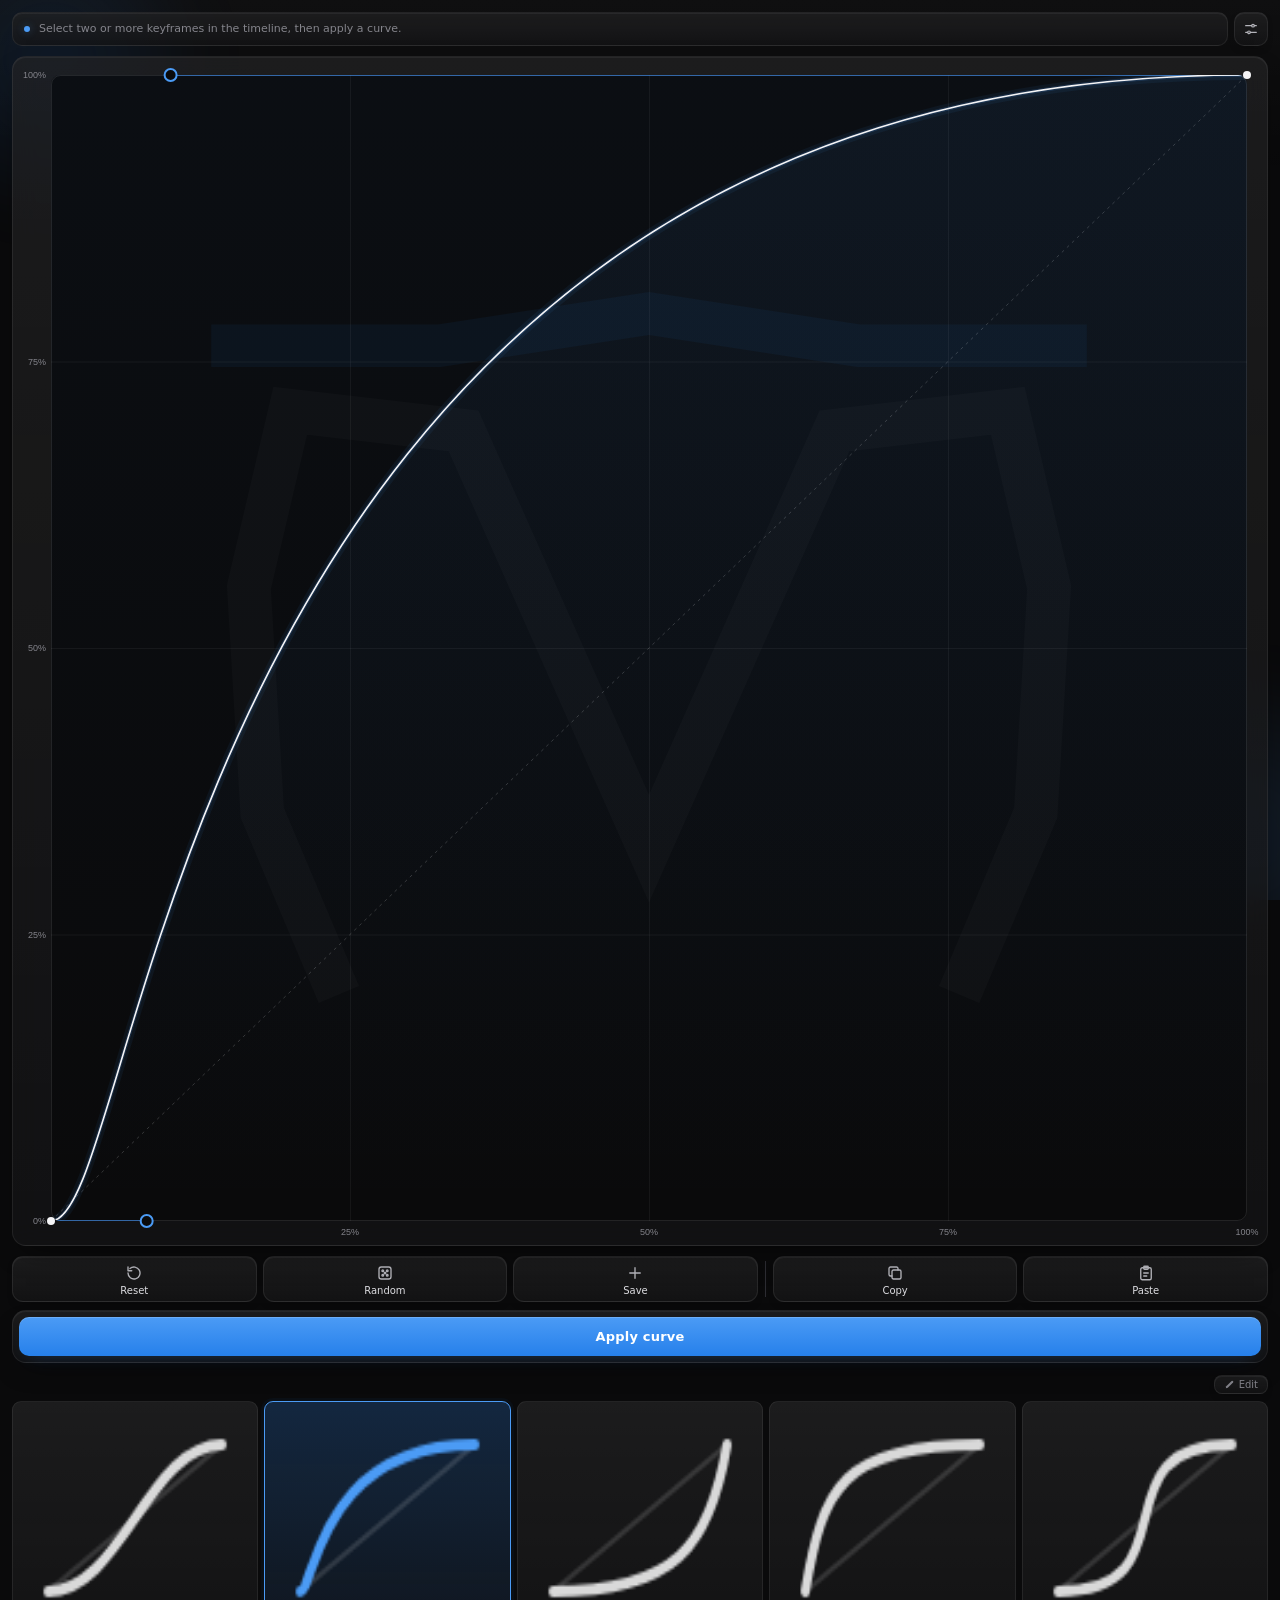
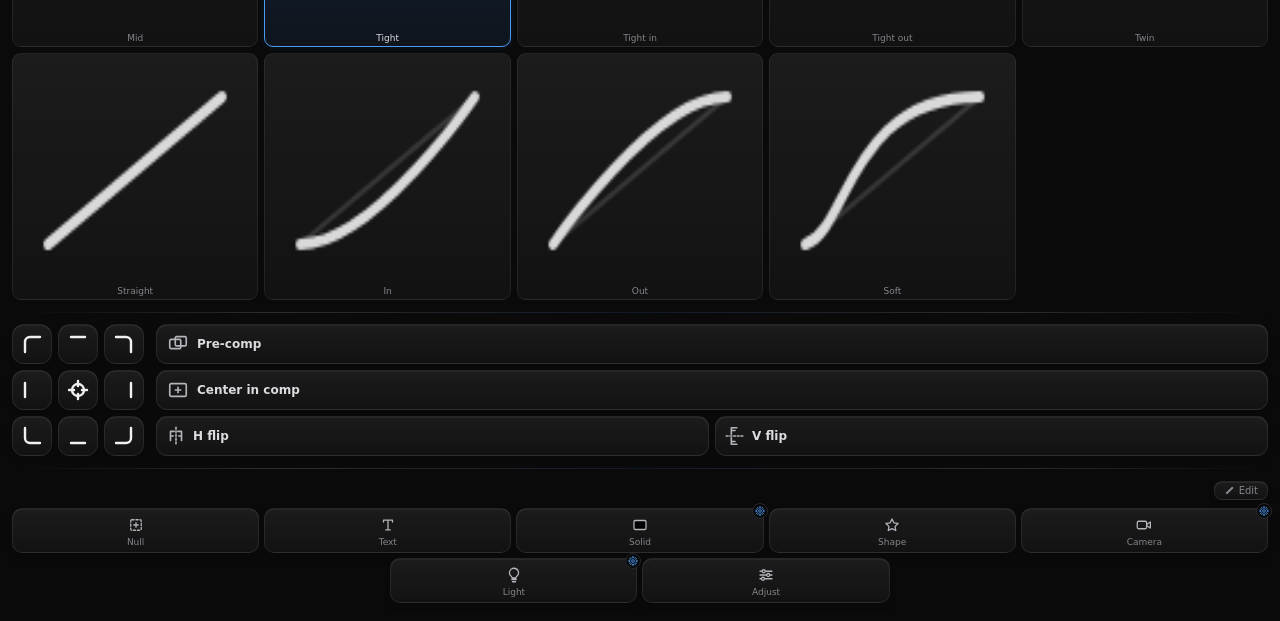
<file: MultiTool v1.1.0 Source Files/index.html>
<!DOCTYPE html>
<html lang="en">
<head>
  <meta charset="utf-8">
  <title>MultiTool</title>
  <link rel="stylesheet" href="css/style.css">
</head>
<body>
  <div class="ambient" aria-hidden="true"></div>
  <div id="updateNotice" class="update-notice" hidden>
    <div class="update-text"><span id="updateLabel">Update available</span><span id="updateMsg" class="update-msg" hidden></span></div>
    <button id="updateBtn" type="button">Get update</button>
  </div>
  <div class="topbar">
    <p id="status" class="status" role="status">Select two or more keyframes in the timeline, then apply a curve.</p>
    <button id="cfgBtn" class="cfg" type="button" title="Customize colors and layout">
      <svg viewBox="0 0 24 24"><path d="M4 7h9M17 7h3M4 17h3M11 17h9"/><circle cx="15" cy="7" r="2"/><circle cx="9" cy="17" r="2"/></svg>
    </button>
  </div>

  <section id="cfgPanel" class="card cfg-panel" hidden>
    <div class="cfg-title">Appearance</div>
    <div class="sub">Accent color</div>
    <div class="color-row">
      <div class="cpick">
        <input id="cfgColor" type="color" value="#2680eb" title="Pick any color">
        <input id="cfgHex" type="text" maxlength="7" spellcheck="false" value="#2680eb" title="Type a hex color">
      </div>
      <div id="swatches" class="swatches" title="Recent colors: a new color replaces the oldest"></div>
    </div>
    <div class="sub">Glow</div>
    <div class="glow-row">
      <input id="cfgGlow" type="range" min="0" max="100" step="1" value="35" title="How strongly the accent color glows">
      <span id="glowOut" class="gout">35%</span>
    </div>
    <div class="sub">Theme</div>
    <div id="bases" class="bases"></div>
    <div class="cfg-title sp">Visible sections</div>
    <div class="sub">Drag to reorder &middot; toggle visibility</div>
    <div id="layoutList"></div>
    <div class="cfg-title sp">Shortcuts</div>
    <div class="lrow" style="padding-left:11px"><span class="nm">Keyboard shortcuts</span><button id="keysTgl" class="tgl on" type="button" role="switch" aria-checked="true" aria-label="Keyboard shortcuts"><i></i></button></div>
    <div class="khint">
      <span><kbd>Enter</kbd> Apply curve</span>
      <span><kbd>Ctrl</kbd><kbd>Z</kbd> Undo</span>
      <span><kbd>Ctrl</kbd><kbd>Shift</kbd><kbd>Z</kbd> Redo</span>
      <span><kbd>1</kbd>-<kbd>9</kbd> Load preset</span>
      <span><kbd>R</kbd> Reset curve</span>
      <span class="sm">Works while the panel has focus. Cmd replaces Ctrl on Mac.</span>
    </div>
    <div class="cfg-foot">
      <span id="ver" class="ver-in"></span>
      <button id="cfgReset" class="btn-ghost" type="button" title="Back to the default colors and layout">Reset</button>
      <button id="cfgDone" class="btn-primary" type="button">Done</button>
    </div>
  </section>

  <main id="dock">
  <div class="blk" data-blk="curve">
  <section class="card graph-card">
    <div class="graph-wrap"><canvas id="graph" aria-label="Curve editor"></canvas></div>
  </section>

  <section class="curve-tools">
    <button id="resetBtn" class="tool" title="Back to the default curve">
      <svg viewBox="0 0 24 24"><path d="M4 12a8 8 0 1 0 2.6-5.9"/><path d="M4 4v5h5"/></svg>
      <span>Reset</span>
    </button>
    <button id="randomBtn" class="tool" title="Make a random curve">
      <svg viewBox="0 0 24 24"><rect x="4" y="4" width="16" height="16" rx="3"/><circle cx="9" cy="9" r="1.1"/><circle cx="15" cy="15" r="1.1"/><circle cx="12" cy="12" r="1.1"/><circle cx="15" cy="9" r="1.1"/><circle cx="9" cy="15" r="1.1"/></svg>
      <span>Random</span>
    </button>
    <button id="saveBtn" class="tool" title="Save this curve to the preset list">
      <svg viewBox="0 0 24 24"><path d="M12 5v14M5 12h14"/></svg>
      <span>Save</span>
    </button>
    <div class="sep" aria-hidden="true"></div>
    <button id="copyBtn" class="tool" title="Copy the ease from the selected keyframes (it shows in the graph, then Save keeps it)">
      <svg viewBox="0 0 24 24"><rect x="8" y="8" width="12" height="12" rx="2"/><path d="M16 8V6a2 2 0 0 0-2-2H6a2 2 0 0 0-2 2v8a2 2 0 0 0 2 2h2"/></svg>
      <span>Copy</span>
    </button>
    <button id="pasteBtn" class="tool" title="Paste the copied ease onto the selected keyframes">
      <svg viewBox="0 0 24 24"><rect x="5" y="5" width="14" height="16" rx="2"/><rect x="9" y="3" width="6" height="4" rx="1"/><path d="M9 12h6M9 16h4"/></svg>
      <span>Paste</span>
    </button>
  </section>

  <section class="card actions">
    <button id="applyBtn" class="apply">Apply curve</button>
  </section>

  <section class="presets-wrap">
    <div class="edit-row">
      <span class="head-btns">
        <button id="restoreBtn" class="mini" title="Bring back any deleted default presets" hidden>Restore defaults</button>
        <button id="editBtn" class="mini" title="Delete, rename and reorder presets">
          <svg viewBox="0 0 24 24"><path d="M4 20l1-4.2L16.6 4.2a1.8 1.8 0 0 1 2.5 0l.7.7a1.8 1.8 0 0 1 0 2.5L8.2 19z"/></svg>
          <span id="editTxt">Edit</span>
        </button>
      </span>
    </div>
    <div id="presets" class="presets"></div>
    <div id="moreRow" class="more-row" hidden>
      <button id="moreBtn" class="more"><svg viewBox="0 0 24 24"><path d="M6 15l6-6 6 6"/></svg><span id="moreTxt"></span></button>
    </div>
  </section>

  </div>

  <div class="blk" data-blk="anchor">
  <section class="tools">
    <div class="anchor-grid" id="anchorGrid">
      <button class="anc" data-x="0" data-y="0" title="Top left"><svg viewBox="0 0 24 24"><path d="M5 20V10a5 5 0 0 1 5-5h10"/></svg></button>
      <button class="anc" data-x="0.5" data-y="0" title="Top"><svg viewBox="0 0 24 24"><path d="M5 5h14"/></svg></button>
      <button class="anc" data-x="1" data-y="0" title="Top right"><svg viewBox="0 0 24 24"><path d="M4 5h10a5 5 0 0 1 5 5v10"/></svg></button>
      <button class="anc" data-x="0" data-y="0.5" title="Left"><svg viewBox="0 0 24 24"><path d="M5 5v14"/></svg></button>
      <button class="anc" data-x="0.5" data-y="0.5" title="Center"><svg viewBox="0 0 24 24"><circle cx="12" cy="12" r="6"/><path d="M12 3v5M12 16v5M3 12h5M16 12h5"/></svg></button>
      <button class="anc" data-x="1" data-y="0.5" title="Right"><svg viewBox="0 0 24 24"><path d="M19 5v14"/></svg></button>
      <button class="anc" data-x="0" data-y="1" title="Bottom left"><svg viewBox="0 0 24 24"><path d="M5 4v10a5 5 0 0 0 5 5h10"/></svg></button>
      <button class="anc" data-x="0.5" data-y="1" title="Bottom"><svg viewBox="0 0 24 24"><path d="M5 19h14"/></svg></button>
      <button class="anc" data-x="1" data-y="1" title="Bottom right"><svg viewBox="0 0 24 24"><path d="M4 19h10a5 5 0 0 0 5-5V4"/></svg></button>
    </div>

    <div class="quick">
      <button class="qbtn" data-task="kfPrecomp"><svg viewBox="0 0 24 24"><rect x="3" y="7" width="12" height="10" rx="1.5"/><rect x="9" y="4" width="12" height="10" rx="1.5"/></svg><span>Pre-comp</span></button>
      <button class="qbtn" data-task="kfCenter"><svg viewBox="0 0 24 24"><rect x="3" y="5" width="18" height="14" rx="1.5"/><path d="M12 9v6M9 12h6"/></svg><span>Center in comp</span></button>
      <div class="qrow">
        <button class="qbtn" data-task="kfFlip" data-axis="x" title="Mirror the selected layers left to right"><svg viewBox="0 0 24 24"><path d="M12 2.5v19" stroke-dasharray="2 2"/><path d="M6 7v10M6 7h4M6 12h3"/><path d="M18 7v10M18 7h-4M18 12h-3"/></svg><span>H flip</span></button>
        <button class="qbtn" data-task="kfFlip" data-axis="y" title="Mirror the selected layers top to bottom"><svg viewBox="0 0 24 24"><path d="M2.5 12h19" stroke-dasharray="2 2"/><path d="M8 3v7M8 3h6M8 6h4"/><path d="M8 21v-7M8 21h6M8 18h4"/></svg><span>V flip</span></button>
      </div>
    </div>
  </section>

  </div>

  <div class="blk" data-blk="layers">
  <section class="layers">
    <div class="edit-row">
      <button id="layerEditBtn" class="mini" type="button" title="Reorder, hide or show the layer buttons">
        <svg viewBox="0 0 24 24"><path d="M4 20l1-4.2L16.6 4.2a1.8 1.8 0 0 1 2.5 0l.7.7a1.8 1.8 0 0 1 0 2.5L8.2 19z"/></svg>
        <span id="layerEditTxt">Edit</span>
      </button>
    </div>
    <div id="layerRow" class="layer-row" role="group" aria-label="Add layer"></div>
  </section>

  </div>
  </main>

  <script src="js/update-config.js"></script>
  <script src="js/main.js"></script>
</body>
</html>
</file>
<file: MultiTool v1.1.0 Source Files/css/style.css>
:root {
  --bg: #0a0a0b;
  --surface: #101011;
  --line: #1f1f23;
  --line-hi: #2c2c32;
  --press: #17171a;
  --ink: #dcdce0;
  --dim: #85858c;
  --accent: #2680eb;
  --accent-hi: #4b9bf5;
  --on-accent: #ffffff;
}

* { box-sizing: border-box; }

html, body {
  margin: 0;
  background: var(--bg);
  color: var(--ink);
  font: 12px "Segoe UI", system-ui, -apple-system, sans-serif;
}

body { padding: 10px 10px 16px; overflow-x: hidden; }

button { font: inherit; color: inherit; cursor: pointer; }
button:focus-visible { outline: 1px solid var(--accent-hi); outline-offset: 1px; }
[hidden] { display: none !important; }

::-webkit-scrollbar { width: 10px; }
::-webkit-scrollbar-track { background: var(--bg); }
::-webkit-scrollbar-thumb { background: var(--line-hi); border-radius: 5px; border: 2px solid var(--bg); }
::-webkit-scrollbar-thumb:hover { background: #3a3a42; }

.lbl { color: var(--dim); font-size: 10px; }

/* ---- status bar ---- */
.status {
  display: flex;
  align-items: center;
  min-height: 32px;
  margin: 0 0 8px;
  padding: 5px 9px;
  background: var(--surface);
  border: 1px solid var(--line);
  border-radius: 6px;
  color: var(--dim);
  font-size: 11px;
  line-height: 1.35;
}
.status.ok { color: #7be0a4; }
.status.err { color: #ff8a8a; }

.card {
  background: var(--surface);
  border: 1px solid var(--line);
  border-radius: 8px;
  padding: 8px;
  margin-bottom: 8px;
}

/* ---- curve editor ---- */
.graph-card { padding: 8px 8px 4px; }
.graph-wrap { width: 100%; }
#graph { display: block; width: 100%; touch-action: none; border-radius: 4px; }

.curve-tools { display: grid; grid-template-columns: 1fr 1fr 1fr auto 1fr 1fr; grid-gap: 6px; margin-bottom: 8px; }
.curve-tools .tool { padding: 7px 2px 5px; }
.curve-tools .sep { width: 1px; margin: 5px 1px; background: var(--line-hi); }
.tool:disabled { opacity: 0.5; cursor: default; }
.tool {
  display: flex;
  flex-direction: column;
  align-items: center;
  padding: 8px 2px 6px;
  background: var(--surface);
  border: 1px solid var(--line-hi);
  border-radius: 8px;
  min-width: 0;
}
.tool svg { width: 18px; height: 18px; fill: none; stroke: #b4b4ba; stroke-width: 1.8; stroke-linecap: round; stroke-linejoin: round; }
.tool span { margin-top: 3px; font-size: 10px; color: var(--ink); white-space: nowrap; }
.tool:hover { border-color: var(--accent-hi); }
.tool:hover svg { stroke: #fff; }
.tool:active { background: var(--press); }

.actions { padding: 6px; }
.apply {
  width: 100%;
  padding: 11px 0;
  background: var(--accent);
  border: 0;
  border-radius: 6px;
  font-size: 13px;
  font-weight: 600;
  color: var(--on-accent);
}
.apply:hover { background: var(--accent-hi); }
.apply:disabled { opacity: 0.5; cursor: default; }

/* ---- presets ---- */
.presets-wrap { margin-bottom: 8px; }
.presets-wrap > :last-child { margin-bottom: 0; }
.presets-head { display: flex; justify-content: space-between; align-items: center; margin-bottom: 5px; min-height: 20px; }
.head-btns { display: flex; align-items: center; }
.mini {
  display: flex;
  align-items: center;
  margin-left: 6px;
  padding: 3px 8px;
  background: var(--surface);
  border: 1px solid var(--line-hi);
  border-radius: 5px;
  font-size: 10px;
  color: var(--dim);
}
.mini svg { width: 11px; height: 11px; margin-right: 4px; fill: currentColor; stroke: none; }
.mini:hover { color: var(--ink); border-color: var(--accent); }
.mini.on { color: var(--accent-hi); border-color: var(--accent-hi); }

.presets { display: grid; grid-template-columns: repeat(3, 1fr); grid-gap: 6px; }
.empty { grid-column: 1 / -1; margin: 6px 0; text-align: center; color: var(--dim); font-size: 10px; line-height: 1.4; }

.ptile {
  position: relative;
  min-width: 0;
  padding: 4px 2px 3px;
  background: var(--surface);
  border: 1px solid var(--line);
  border-radius: 6px;
  text-align: center;
  cursor: pointer;
  user-select: none;
}
.ptile canvas { display: block; width: 100%; height: 32px; }
.ptile .name {
  display: block;
  height: 13px;
  margin: 2px 16px 0;
  font-size: 9px;
  line-height: 13px;
  color: var(--dim);
  white-space: nowrap;
  overflow: hidden;
  text-overflow: ellipsis;
}
.ptile:hover { border-color: var(--accent); }
.ptile.on { border-color: var(--accent-hi); background: var(--press); }
.ptile.on .name { color: var(--ink); }

.rename {
  display: block;
  width: calc(100% - 8px);
  height: 14px;
  margin: 2px 4px 0;
  padding: 0 2px;
  background: var(--bg);
  border: 1px solid var(--accent-hi);
  border-radius: 3px;
  color: var(--ink);
  font: inherit;
  font-size: 9px;
  text-align: center;
  outline: none;
}

.del, .pen {
  position: absolute;
  padding: 0;
  background: var(--bg);
  border: 1px solid var(--line-hi);
  border-radius: 50%;
  opacity: 0.6;
}
.del { top: 3px; right: 3px; width: 15px; height: 15px; font-size: 10px; line-height: 13px; text-align: center; color: var(--dim); }
.pen { bottom: 3px; right: 3px; width: 16px; height: 16px; border-color: transparent; background: transparent; }
.pen svg { display: block; width: 13px; height: 13px; margin: 1px auto 0; fill: var(--accent); }
.ptile:hover .del, .ptile:hover .pen { opacity: 1; }
.del:hover { color: #ff8a8a; border-color: #ff8a8a; }
.pen:hover svg { fill: var(--accent-hi); }

.editing .ptile { cursor: grab; touch-action: none; }
.editing .ptile:hover { border-color: var(--accent-hi); }
.ptile.dragging { opacity: 0.35; }
.ptile.drop { outline: 2px solid var(--accent-hi); outline-offset: -2px; }
.ghost {
  position: fixed;
  z-index: 50;
  padding: 4px 10px;
  background: var(--accent);
  border-radius: 6px;
  color: var(--on-accent);
  font-size: 10px;
  pointer-events: none;
  transform: translate(-50%, -50%);
}

.more-row { display: flex; justify-content: center; margin-top: 6px; }
.more {
  display: flex;
  align-items: center;
  padding: 3px 12px;
  background: transparent;
  border: 0;
  color: var(--accent-hi);
  font-size: 10px;
}
.more svg { width: 14px; height: 14px; margin-right: 4px; fill: none; stroke: currentColor; stroke-width: 2.4; stroke-linecap: round; stroke-linejoin: round; }
.more.down svg { transform: rotate(180deg); }
.more:hover { color: #fff; }

.rule { height: 2px; margin: 4px 0 10px; background: linear-gradient(90deg, transparent, var(--line-hi) 20%, var(--line-hi) 80%, transparent); border-radius: 2px; }

/* ---- anchor grid + quick tasks ---- */
.tools { display: flex; align-items: stretch; margin-bottom: 10px; }
.anchor-grid { display: grid; grid-template-columns: repeat(3, 40px); grid-gap: 6px; margin-right: 12px; flex: 0 0 auto; }
.anc {
  width: 40px; height: 40px; padding: 0;
  background: var(--surface);
  border: 1px solid var(--line-hi);
  border-radius: 9px;
}
.anc svg { width: 24px; height: 24px; display: block; margin: 0 auto; fill: none; stroke: #f0f0f0; stroke-width: 2.4; stroke-linecap: round; stroke-linejoin: round; }
.anc:hover { border-color: var(--accent-hi); }
.anc:active { background: var(--press); }

.quick { flex: 1 1 auto; display: grid; grid-template-rows: repeat(3, 1fr); grid-gap: 6px; min-width: 0; }
.qrow { display: grid; grid-template-columns: 1fr 1fr; grid-gap: 6px; min-width: 0; }
.qbtn {
  display: flex; align-items: center;
  padding: 0 10px;
  background: var(--surface);
  border: 1px solid var(--line-hi);
  border-radius: 8px;
  color: var(--ink);
  text-align: left;
  min-width: 0;
}
.qbtn svg { width: 22px; height: 22px; flex: 0 0 auto; margin-right: 8px; fill: none; stroke: #b4b4ba; stroke-width: 1.8; stroke-linecap: round; stroke-linejoin: round; }
.qbtn span { font-weight: 600; font-size: 12px; white-space: nowrap; overflow: hidden; text-overflow: ellipsis; }
.qrow .qbtn { padding: 0 8px; }
.qrow .qbtn svg { margin-right: 6px; }
.qbtn:hover { border-color: var(--accent-hi); color: #fff; }
.qbtn:hover svg { stroke: #fff; }
.qbtn:active { background: var(--press); }

/* ---- add layer ---- */
.layers { margin-bottom: 8px; }
.layer-row { display: grid; grid-template-columns: repeat(6, 1fr); grid-gap: 5px; margin-top: 5px; }
.lcell { position: relative; min-width: 0; }
.lay {
  display: flex;
  flex-direction: column;
  align-items: center;
  width: 100%;
  padding: 7px 0 5px;
  background: var(--surface);
  border: 1px solid var(--line);
  border-radius: 7px;
}
.lay svg { width: 18px; height: 18px; fill: none; stroke: #b4b4ba; stroke-width: 1.7; stroke-linecap: round; stroke-linejoin: round; }
.lay .knob { fill: var(--surface); }
.lay span { margin-top: 3px; font-size: 9px; color: var(--dim); white-space: nowrap; }
.lay:hover { border-color: var(--accent); }
.lay:hover svg { stroke: #fff; }
.lay:hover span { color: var(--ink); }
.lay:active { background: var(--press); }

.gear {
  position: absolute;
  right: -4px;
  top: -5px;
  width: 16px;
  height: 16px;
  padding: 2px;
  background: var(--bg);
  border: 1px solid var(--line-hi);
  border-radius: 50%;
  opacity: 0.85;
}
.gear svg { display: block; width: 11px; height: 11px; fill: none; stroke: var(--accent-hi); stroke-width: 2.2; stroke-linejoin: round; }
.gear:hover { opacity: 1; border-color: var(--accent-hi); }
.gear:hover svg { stroke: #fff; }

@media (max-width: 300px) {
  .layer-row { grid-template-columns: repeat(3, 1fr); }
  .curve-tools .tool span { display: none; }
}

@media (prefers-reduced-motion: no-preference) {
  .tool, .qbtn, .apply, .ptile, .del, .pen, .lay, .gear, .mini { transition: border-color 0.12s, background 0.12s, opacity 0.12s; }
}

/* ---- update notice ---- */
.update-notice {
  display: flex;
  align-items: center;
  justify-content: space-between;
  gap: 8px;
  margin: 0 0 7px;
  padding: 5px 7px 5px 9px;
  background: #17130a;
  border: 1px solid #8a6420;
  border-radius: 6px;
  color: #ffd580;
  font-size: 10px;
  line-height: 1.2;
}
.update-notice button {
  flex: 0 0 auto;
  padding: 4px 8px;
  background: #e2a632;
  border: 0;
  border-radius: 4px;
  color: #17120a;
  font-size: 10px;
  font-weight: 700;
}
.update-notice button:hover { background: #ffca58; }
.update-notice button:disabled { opacity: 0.6; cursor: default; }

/* ---- top bar ---- */
.topbar { display: flex; align-items: stretch; margin: 0 0 10px; }
.topbar .status { flex: 1 1 auto; margin: 0 6px 0 0; min-width: 0; }
.cfg { flex: 0 0 34px; width: 34px; padding: 0; border-radius: 10px; }
.cfg svg { display: block; width: 16px; height: 16px; margin: 0 auto; fill: none; stroke: #b4b4ba; stroke-width: 1.8; stroke-linecap: round; stroke-linejoin: round; }
.cfg:hover svg, .cfg.on svg { stroke: var(--accent-hi); }

/* =========================================================
   Modern layer: glass cards, soft glow, gradient accents.
   (backdrop blur is a bonus: older After Effects versions
   simply skip it and keep the gradients)
   ========================================================= */
:root {
  --bg-rgb: 10, 10, 11;
  --surface-rgb: 16, 16, 17;
  --accent-rgb: 38, 128, 235;
  --hi-rgb: 75, 155, 245;
  --glow: 0.35;
  --glass: linear-gradient(180deg, rgba(255,255,255,0.06), rgba(255,255,255,0.015));
}

html { background: var(--bg); }
body { background: transparent; position: relative; z-index: 0; padding: 12px 12px 18px; }

.ambient { position: fixed; left: 0; top: 0; right: 0; bottom: 0; z-index: -1; overflow: hidden; pointer-events: none; background: linear-gradient(180deg, rgba(255,255,255,0.025), transparent 180px); }
.ambient::before, .ambient::after { content: ""; position: absolute; border-radius: 50%; filter: blur(26px); }
.ambient::before { width: 340px; height: 340px; left: -120px; top: -110px; background: radial-gradient(circle, rgba(var(--accent-rgb), calc(0.24 * var(--glow-amb, 0.5))), transparent 70%); }
.ambient::after { width: 360px; height: 360px; right: -140px; bottom: -120px; background: radial-gradient(circle, rgba(var(--hi-rgb), calc(0.26 * var(--glow-amb, 0.5))), transparent 70%); }

.lbl { font-size: 9px; font-weight: 600; letter-spacing: 0.09em; text-transform: uppercase; color: var(--dim); }

.card {
  background: var(--glass), rgba(var(--surface-rgb), 0.72);
  border: 1px solid rgba(255,255,255,0.07);
  border-radius: 14px;
  padding: 10px;
  margin-bottom: 10px;
  box-shadow: inset 0 1px 0 rgba(255,255,255,0.05), 0 12px 28px -14px rgba(0,0,0,0.75);
  -webkit-backdrop-filter: blur(14px) saturate(1.3);
  backdrop-filter: blur(14px) saturate(1.3);
}
.graph-card { padding: 8px 8px 4px; }
#graph { border-radius: 10px; }

.status {
  position: relative;
  min-height: 34px;
  padding: 6px 10px 6px 26px;
  background: var(--glass), rgba(var(--surface-rgb), 0.72);
  border: 1px solid rgba(255,255,255,0.07);
  border-radius: 10px;
  box-shadow: inset 0 1px 0 rgba(255,255,255,0.05);
}
.status::before { content: ""; position: absolute; left: 11px; top: 50%; width: 6px; height: 6px; margin-top: -3px; border-radius: 50%; background: var(--accent-hi); box-shadow: 0 0 9px rgba(var(--hi-rgb), calc(0.9 * var(--glow))); }
.status.ok::before { background: #7be0a4; box-shadow: 0 0 9px rgba(123,224,164,0.8); }
.status.err::before { background: #ff8a8a; box-shadow: 0 0 9px rgba(255,138,138,0.8); }

.tool, .qbtn, .lay, .anc, .cfg, .mini, .base {
  background: var(--glass), rgba(var(--surface-rgb), 0.85);
  border: 1px solid rgba(255,255,255,0.08);
  box-shadow: inset 0 1px 0 rgba(255,255,255,0.05), 0 4px 10px -6px rgba(0,0,0,0.6);
}
.tool, .qbtn { border-radius: 11px; }
.lay { border-radius: 10px; }
.anc { border-radius: 12px; }
.mini { border-radius: 8px; }
.tool:hover, .qbtn:hover, .lay:hover, .anc:hover, .cfg:hover, .cfg.on, .mini:hover, .base:hover {
  border-color: rgba(var(--hi-rgb), 0.65);
  box-shadow: inset 0 1px 0 rgba(255,255,255,0.07), 0 0 0 3px rgba(var(--accent-rgb), calc(0.14 * var(--glow)));
}
.tool:active, .qbtn:active, .lay:active, .anc:active { background: var(--press); transform: scale(0.97); }
.mini.on { color: var(--accent-hi); }

.ptile {
  background: var(--glass), rgba(var(--surface-rgb), 0.85);
  border: 1px solid rgba(255,255,255,0.07);
  border-radius: 10px;
}
.ptile:hover { border-color: rgba(var(--hi-rgb), 0.6); }
.ptile.on {
  border-color: var(--accent-hi);
  background: linear-gradient(180deg, rgba(var(--accent-rgb), 0.22), rgba(var(--accent-rgb), 0.06)), rgba(var(--surface-rgb), 0.9);
  box-shadow: 0 0 0 3px rgba(var(--accent-rgb), calc(0.14 * var(--glow)));
}

.actions { padding: 6px; }
.apply {
  padding: 12px 0;
  background: linear-gradient(180deg, var(--accent-hi), var(--accent));
  border-radius: 10px;
  letter-spacing: 0.2px;
  box-shadow: inset 0 1px 0 rgba(255,255,255,0.18), 0 8px 18px -10px rgba(var(--accent-rgb), calc(0.9 * var(--glow)));
}
.apply:hover { background: linear-gradient(180deg, var(--accent-hi), var(--accent)); filter: brightness(1.1); }
.apply:active { transform: translateY(1px); filter: brightness(0.95); }

.update-notice { border-radius: 10px; margin-bottom: 8px; }

/* ---- customize panel ---- */
.cfg-panel { padding: 14px 12px 12px; }
.cfg-title { margin: 0 0 8px; font-size: 13px; font-weight: 700; }
.cfg-title.sp { margin-top: 18px; }
.sub { margin: 0 0 8px; font-size: 11px; color: var(--dim); }

.color-row { display: flex; flex-wrap: wrap; align-items: center; margin: 0 0 14px; }
.cpick { display: flex; align-items: center; margin: 0 12px 8px 0; }
.cpick input[type=color] { width: 38px; height: 30px; padding: 0; background: transparent; border: 0; border-radius: 9px; cursor: pointer; }
.cpick input[type=color]::-webkit-color-swatch-wrapper { padding: 0; }
.cpick input[type=color]::-webkit-color-swatch { border: 1px solid rgba(255,255,255,0.25); border-radius: 9px; }
.cpick input[type=text] {
  width: 80px; height: 30px; margin-left: 8px; padding: 0 9px;
  background: rgba(var(--bg-rgb), 0.85);
  border: 1px solid rgba(255,255,255,0.1);
  border-radius: 9px;
  color: var(--ink);
  font: inherit;
  font-size: 11px;
  outline: none;
}
.cpick input[type=text]:focus { border-color: var(--accent-hi); box-shadow: 0 0 0 3px rgba(var(--accent-rgb), calc(0.18 * var(--glow))); }

.swatches { display: flex; flex: 1 1 190px; min-width: 190px; align-items: center; justify-content: space-between; margin-bottom: 8px; }
.sw { width: 22px; height: 22px; padding: 0; border: 0; border-radius: 50%; box-shadow: inset 0 0 0 1px rgba(255,255,255,0.18); }
.sw:hover { transform: scale(1.12); }
.sw.on { box-shadow: 0 0 0 2px var(--surface), 0 0 0 3.5px var(--ink); }

.bases { display: grid; grid-template-columns: repeat(4, 1fr); grid-gap: 6px; }
.base { padding: 5px 4px 4px; border-radius: 10px; text-align: center; min-width: 0; }
.base.on { border-color: var(--accent-hi); box-shadow: 0 0 0 3px rgba(var(--accent-rgb), calc(0.14 * var(--glow))); }
.bprev { position: relative; display: block; height: 28px; border: 1px solid var(--line-hi); border-radius: 6px; overflow: hidden; }
.bprev i { position: absolute; left: 4px; right: 16px; top: 4px; bottom: 4px; border: 1px solid var(--line); border-radius: 4px; }
.bprev b { position: absolute; right: 5px; top: 50%; width: 6px; height: 6px; margin-top: -3px; border-radius: 50%; }
.bname { display: block; margin-top: 4px; font-size: 9px; font-weight: 600; color: var(--dim); white-space: nowrap; overflow: hidden; text-overflow: ellipsis; }
.base.on .bname { color: var(--ink); }

.lrow {
  display: flex; align-items: center;
  margin-top: 6px; padding: 9px 11px 9px 8px;
  background: var(--glass), rgba(var(--surface-rgb), 0.85);
  border: 1px solid rgba(255,255,255,0.08);
  border-radius: 11px;
  user-select: none;
}
.lrow.drag { position: relative; z-index: 2; border-color: var(--accent-hi); box-shadow: 0 10px 22px -8px rgba(0,0,0,0.85), 0 0 0 3px rgba(var(--accent-rgb), calc(0.18 * var(--glow))); }
.lrow .nm { flex: 1 1 auto; min-width: 0; font-size: 12px; font-weight: 600; white-space: nowrap; overflow: hidden; text-overflow: ellipsis; }
.lrow.off .nm { opacity: 0.45; }
.grip { display: flex; align-items: center; justify-content: center; flex: 0 0 22px; width: 22px; height: 26px; margin-right: 6px; color: var(--dim); border-radius: 6px; cursor: grab; touch-action: none; }
.grip svg { width: 12px; height: 16px; fill: currentColor; }
.grip:hover { color: var(--ink); }
.grip:focus-visible { outline: 1px solid var(--accent-hi); }
.lrow.drag .grip { cursor: grabbing; color: var(--accent-hi); }

.tgl { position: relative; flex: 0 0 36px; width: 36px; height: 20px; padding: 0; border: 0; border-radius: 10px; background: rgba(255,255,255,0.12); }
.tgl i { position: absolute; left: 2px; top: 2px; width: 16px; height: 16px; border-radius: 50%; background: #fff; box-shadow: 0 1px 3px rgba(0,0,0,0.45); }
.tgl.on { background: linear-gradient(180deg, var(--accent-hi), var(--accent)); box-shadow: 0 0 10px -2px rgba(var(--accent-rgb), calc(0.8 * var(--glow))); }
.tgl.on i { transform: translateX(16px); }

.cfg-foot { display: flex; align-items: center; justify-content: flex-end; margin-top: 16px; padding-top: 12px; border-top: 1px solid rgba(255,255,255,0.07); }
.btn-ghost, .btn-primary { padding: 8px 18px; border-radius: 10px; font-size: 12px; }
.btn-ghost { background: var(--glass), rgba(var(--surface-rgb), 0.85); border: 1px solid rgba(255,255,255,0.1); color: var(--ink); }
.btn-ghost:hover { border-color: rgba(var(--hi-rgb), 0.65); }
.btn-primary { margin-left: 8px; padding: 8px 26px; border: 0; font-weight: 700; color: var(--on-accent); background: linear-gradient(180deg, var(--accent-hi), var(--accent)); box-shadow: inset 0 1px 0 rgba(255,255,255,0.18), 0 6px 14px -8px rgba(var(--accent-rgb), calc(0.9 * var(--glow))); }
.btn-primary:hover { filter: brightness(1.1); }
.btn-ghost:active, .btn-primary:active { transform: translateY(1px); }

/* ---- movable sections ---- */
.blk > :last-child { margin-bottom: 0; }
.blk.sep { position: relative; margin-top: 8px; padding-top: 14px; }
.blk.sep::before { content: ""; position: absolute; top: 0; left: 0; right: 0; height: 1px; background: linear-gradient(90deg, transparent, rgba(255,255,255,0.14) 20%, rgba(var(--hi-rgb), calc(0.35 * var(--glow))) 50%, rgba(255,255,255,0.14) 80%, transparent); }

.ver { margin: 14px 0 0; text-align: center; font-size: 9px; color: var(--dim); opacity: 0.7; letter-spacing: 0.3px; }

@media (prefers-reduced-motion: no-preference) {
  .cfg, .sw, .base, .tgl, .tgl i, .btn-ghost, .btn-primary, .lrow, .grip { transition: border-color 0.12s, background 0.12s, opacity 0.12s, transform 0.14s, box-shadow 0.14s, filter 0.12s; }
  .tool, .qbtn, .lay, .anc, .ptile { transition: border-color 0.12s, background 0.12s, opacity 0.12s, transform 0.12s, box-shadow 0.14s; }
  .cfg-panel:not([hidden]) { animation: cfgIn 0.18s ease-out; }
  @keyframes cfgIn { from { opacity: 0; transform: translateY(-6px); } to { opacity: 1; transform: none; } }
}

/* ---- compact square presets, glow slider, shortcuts ---- */
.presets { grid-template-columns: repeat(5, 1fr); grid-gap: 6px; }
.ptile { padding: 0; border-radius: 9px; }
.ptile::before { content: ""; display: block; padding-top: 100%; }
.ptile canvas { position: absolute; left: 3px; top: 3px; width: calc(100% - 6px); height: calc(100% - 18px); }
.ptile .name { position: absolute; left: 2px; right: 2px; bottom: 2px; height: 12px; margin: 0; font-size: 9px; line-height: 12px; }
.rename { position: absolute; left: 2px; right: 2px; bottom: 2px; width: auto; height: 14px; margin: 0; }
.pen { top: 3px; left: 3px; bottom: auto; right: auto; }
.del { top: 3px; right: 3px; }
.more-row { justify-content: space-between; align-items: center; margin-top: 6px; }
.more-row .head-btns { margin-left: auto; }
.mini { margin-left: 6px; padding: 3px 9px; }
.layer-row { margin-top: 0; }

.glow-row { display: flex; align-items: center; margin: 0 0 14px; }
#cfgGlow { flex: 1 1 auto; height: 18px; margin: 0; background: transparent; outline: none; -webkit-appearance: none; }
#cfgGlow::-webkit-slider-runnable-track { height: 4px; border-radius: 2px; background: rgba(255,255,255,0.12); }
#cfgGlow::-webkit-slider-thumb { -webkit-appearance: none; width: 14px; height: 14px; margin-top: -5px; border: 0; border-radius: 50%; background: var(--ink); box-shadow: 0 1px 3px rgba(0,0,0,0.5); }
#cfgGlow:focus-visible::-webkit-slider-thumb { box-shadow: 0 0 0 3px rgba(var(--accent-rgb), 0.35); }
.gout { flex: 0 0 38px; text-align: right; font-size: 11px; color: var(--dim); }

.khint { display: flex; flex-wrap: wrap; margin-top: 10px; font-size: 11px; color: var(--dim); }
.khint span { margin: 0 14px 6px 0; white-space: nowrap; }
.khint .sm { flex: 0 0 100%; margin: 2px 0 0; white-space: normal; font-size: 10px; opacity: 0.8; }
kbd { display: inline-block; min-width: 16px; margin-right: 3px; padding: 1px 5px; border: 1px solid rgba(255,255,255,0.14); border-bottom-width: 2px; border-radius: 5px; background: rgba(var(--bg-rgb), 0.7); color: var(--ink); font: inherit; font-size: 10px; text-align: center; }

@media (max-width: 300px) {
  .presets { grid-template-columns: repeat(4, 1fr); }
}

/* ---- layer buttons list in Customize ---- */
.lrow .lic { flex: 0 0 18px; width: 18px; height: 18px; margin-right: 9px; }
.lic svg { display: block; width: 18px; height: 18px; fill: none; stroke: #b4b4ba; stroke-width: 1.7; stroke-linecap: round; stroke-linejoin: round; }
.lic .knob { fill: var(--surface); }
.lrow.off .lic { opacity: 0.45; }

/* ---- symmetric dividers, edit rows, layer tiles ---- */
.blk.sep { margin-top: 12px; padding-top: 12px; }
.edit-row { display: flex; justify-content: flex-end; align-items: center; min-height: 22px; margin-bottom: 6px; }
.edit-row .head-btns { margin-left: auto; }
.more-row { justify-content: center; }
.presets { position: relative; }

.layer-row { position: relative; display: flex; flex-wrap: wrap; justify-content: flex-start; margin: 0 -2.5px -5px; }
.layer-row.multi { justify-content: center; }
.lcell { position: relative; min-width: 0; margin: 0 2.5px 5px; flex: 0 0 calc(100% / var(--lc, 5) - 5.05px); }
@media (max-width: 260px) { .layer-row { --lc: 4 !important; } }
.layer-row.edit .lcell { cursor: grab; touch-action: none; }
.layer-row.edit .lay { pointer-events: none; }
.lcell.off .lay { opacity: 0.4; border-style: dashed; }
.lcell.dragging { opacity: 0.3; }
.eye { position: absolute; right: -4px; top: -5px; width: 17px; height: 17px; padding: 2px; background: var(--bg); border: 1px solid var(--line-hi); border-radius: 50%; }
.eye svg { display: block; width: 11px; height: 11px; fill: none; stroke: var(--accent-hi); stroke-width: 2.2; stroke-linecap: round; stroke-linejoin: round; }
.eye.off svg { stroke: var(--dim); }
.eye:hover { border-color: var(--accent-hi); }

/* ---- drag feedback: ghost copy + drop bar ---- */
.ghost-tile, .ghost-row { position: fixed; z-index: 60; margin: 0; pointer-events: none; box-shadow: 0 14px 26px -8px rgba(0,0,0,0.85), 0 0 0 2px var(--accent-hi); }
.ghost-tile { opacity: 0.94; transform: scale(1.06); }
.ghost-row { opacity: 0.96; background: var(--surface); }
.dropbar { position: absolute; z-index: 5; width: 3px; border-radius: 2px; background: var(--accent-hi); box-shadow: 0 0 8px rgba(var(--accent-rgb), calc(0.8 * var(--glow))); pointer-events: none; }
.lrow.drag { opacity: 0.4; border-style: dashed; border-color: var(--accent-hi); box-shadow: none; }

/* ---- glow slider: thick pill with a filled track and a big dark knob ---- */
#cfgGlow { height: 30px; --pn: 0.35; }
#cfgGlow::-webkit-slider-runnable-track {
  height: 16px;
  border-radius: 8px;
  background: linear-gradient(90deg, var(--accent-hi), var(--accent)) 0 0 / calc(12px + (100% - 24px) * var(--pn)) 100% no-repeat, rgba(255,255,255,0.1);
  box-shadow: inset 0 1px 2px rgba(0,0,0,0.5);
}
#cfgGlow::-webkit-slider-thumb {
  width: 24px; height: 24px; margin-top: -4px;
  border: 1px solid rgba(255,255,255,0.2);
  border-radius: 50%;
  background: var(--bg);
  box-shadow: 0 2px 6px rgba(0,0,0,0.6);
}
#cfgGlow:hover::-webkit-slider-thumb { border-color: var(--accent-hi); }
#cfgGlow:focus-visible::-webkit-slider-thumb { box-shadow: 0 2px 6px rgba(0,0,0,0.6), 0 0 0 3px rgba(var(--accent-rgb), 0.35); }
.gout { flex: 0 0 42px; font-weight: 600; color: var(--ink); }

/* ---- delete x on presets: accent colored and centered ---- */
.del { width: 17px; height: 17px; padding: 0; background: var(--bg); border: 1px solid rgba(var(--hi-rgb), 0.6); border-radius: 50%; opacity: 1; line-height: 0; }
.del svg { display: block; width: 8px; height: 8px; margin: 3.5px auto 0; fill: none; stroke: var(--accent-hi); stroke-width: 1.8; stroke-linecap: round; }
.del:hover { background: var(--accent); border-color: var(--accent-hi); }
.del:hover svg { stroke: var(--on-accent); }

/* ---- layer buttons: plain grid (positions are set by the panel), robust x ---- */
.layer-row, .layer-row.multi { display: grid; grid-gap: 5px; margin: 0; justify-content: normal; }
.lcell { margin: 0; width: auto; }
.del svg { position: absolute; left: 50%; top: 50%; width: 8px; height: 8px; margin: -4px 0 0 -4px; }

/* ---- round badges: even pixel sizes so the icon sits exactly on the circle's center ---- */
.del { width: 14px; height: 14px; padding: 0; border-width: 1px; }
.del svg { position: absolute; left: 50%; top: 50%; width: 6px; height: 6px; margin: -3px 0 0 -3px; stroke-width: 2.4; }
.del::after { content: ""; position: absolute; left: -5px; right: -5px; top: -5px; bottom: -5px; }
.eye, .gear { width: 16px; height: 16px; padding: 0; border-width: 1px; }
.eye svg, .gear svg { position: absolute; left: 50%; top: 50%; width: 10px; height: 10px; margin: -5px 0 0 -5px; }
.eye svg { stroke-width: 2.6; }
.gear svg { stroke-width: 2.4; }
@media (max-width: 200px) { .presets { grid-template-columns: repeat(3, 1fr); } }

/* ---- version label inside Customize, update message ---- */
.ver-in { margin-right: auto; font-size: 10px; color: var(--dim); letter-spacing: 0.2px; }
.update-text { display: flex; flex-direction: column; min-width: 0; }
.update-msg { margin-top: 3px; font-size: 10px; line-height: 1.3; opacity: 0.85; white-space: normal; }
</file>
